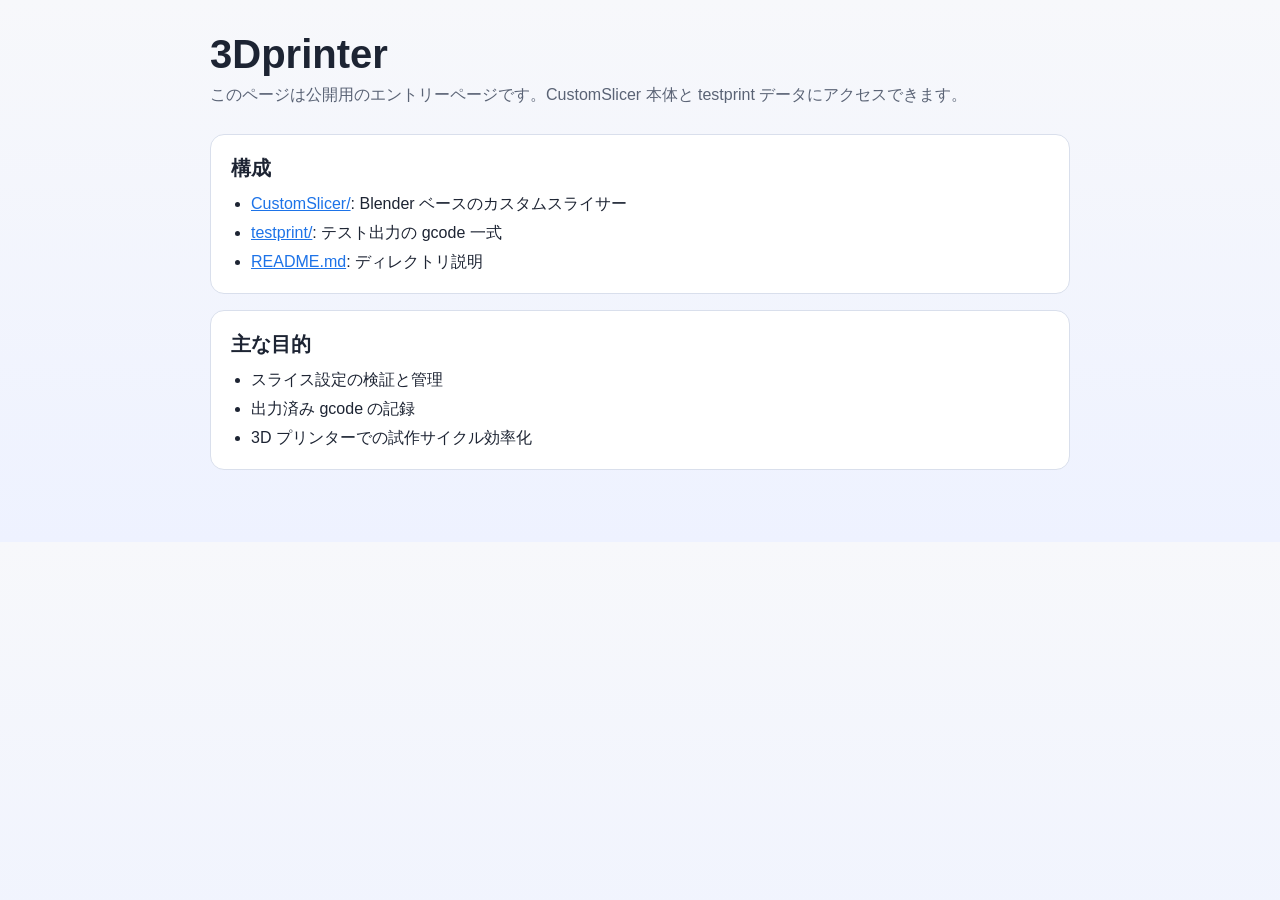
<file: 3Dprinter/index.html>
<!doctype html>
<html lang="ja">
  <head>
    <meta charset="UTF-8" />
    <meta name="viewport" content="width=device-width, initial-scale=1.0" />
    <title>3Dprinter | CustomSlicer</title>
    <meta
      name="description"
      content="CustomSlicer とテスト出力 gcode をまとめた 3Dprinter 公開ページ"
    />
    <style>
      :root {
        color-scheme: light;
        --bg: #f7f8fb;
        --card: #ffffff;
        --text: #1d2433;
        --muted: #5a6375;
        --border: #d9dfec;
        --accent: #1d73e8;
      }

      * {
        box-sizing: border-box;
      }

      body {
        margin: 0;
        font-family: "Hiragino Sans", "Yu Gothic", "Noto Sans JP", sans-serif;
        background: linear-gradient(180deg, #f7f8fb 0%, #eef2ff 100%);
        color: var(--text);
      }

      main {
        max-width: 900px;
        margin: 0 auto;
        padding: 32px 20px 56px;
      }

      h1 {
        margin: 0 0 8px;
        font-size: clamp(28px, 5vw, 40px);
      }

      p.lead {
        margin: 0 0 28px;
        color: var(--muted);
      }

      section {
        background: var(--card);
        border: 1px solid var(--border);
        border-radius: 14px;
        padding: 20px;
        margin-bottom: 16px;
      }

      h2 {
        margin: 0 0 12px;
        font-size: 20px;
      }

      ul {
        margin: 0;
        padding-left: 20px;
      }

      li + li {
        margin-top: 8px;
      }

      a {
        color: var(--accent);
      }
    </style>
  </head>
  <body>
    <main>
      <h1>3Dprinter</h1>
      <p class="lead">
        このページは公開用のエントリーページです。CustomSlicer 本体と testprint
        データにアクセスできます。
      </p>

      <section>
        <h2>構成</h2>
        <ul>
          <li><a href="./CustomSlicer/">CustomSlicer/</a>: Blender ベースのカスタムスライサー</li>
          <li><a href="./testprint/">testprint/</a>: テスト出力の gcode 一式</li>
          <li><a href="./README.md">README.md</a>: ディレクトリ説明</li>
        </ul>
      </section>

      <section>
        <h2>主な目的</h2>
        <ul>
          <li>スライス設定の検証と管理</li>
          <li>出力済み gcode の記録</li>
          <li>3D プリンターでの試作サイクル効率化</li>
        </ul>
      </section>
    </main>
  </body>
</html>
</file>
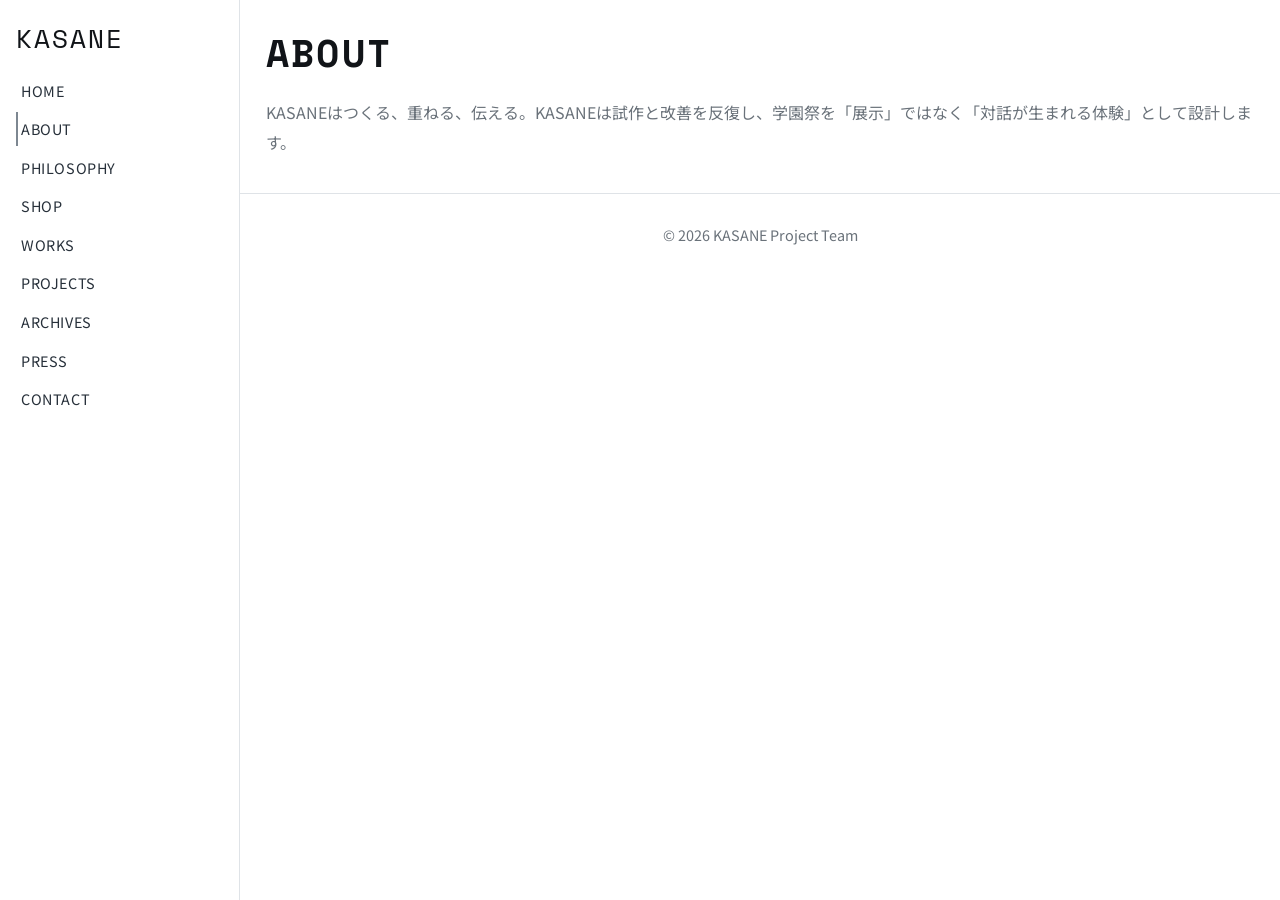
<file: niitFes/web/pages/about.html>
<!DOCTYPE html>
<html lang="ja">
  <head>
    <meta charset="UTF-8" />
    <meta name="viewport" content="width=device-width, initial-scale=1.0" />
    <title>KASANE | ABOUT</title>
    <link rel="preconnect" href="https://fonts.googleapis.com" />
    <link rel="preconnect" href="https://fonts.gstatic.com" crossorigin />
    <link href="https://fonts.googleapis.com/css2?family=Noto+Sans+JP:wght@400;500;700&family=Space+Mono:wght@400;700&display=swap" rel="stylesheet" />
    <link rel="stylesheet" href="../assets/css/styles.css" />
  </head>
  <body>
    <header class="site-header">
      <a class="brand" href="../index.html">KASANE</a>
      <nav class="site-nav"><a href="../index.html">HOME</a><a class="is-active" href="./about.html">ABOUT</a><a href="./philosophy.html">PHILOSOPHY</a><a href="./shop.html">SHOP</a><a href="./works.html">WORKS</a><a href="./projects.html">PROJECTS</a><a href="./archives.html">ARCHIVES</a><a href="./press.html">PRESS</a><a href="./contact.html">CONTACT</a></nav>
    </header>
    <main>
      <h1 class="page-title">ABOUT</h1>
      <p class="page-copy">KASANEはつくる、重ねる、伝える。KASANEは試作と改善を反復し、学園祭を「展示」ではなく「対話が生まれる体験」として設計します。</p>
    </main>
    <footer class="site-footer"><p>© 2026 KASANE Project Team</p></footer>
    <script src="../assets/js/app.js"></script>
  </body>
</html>
</file>
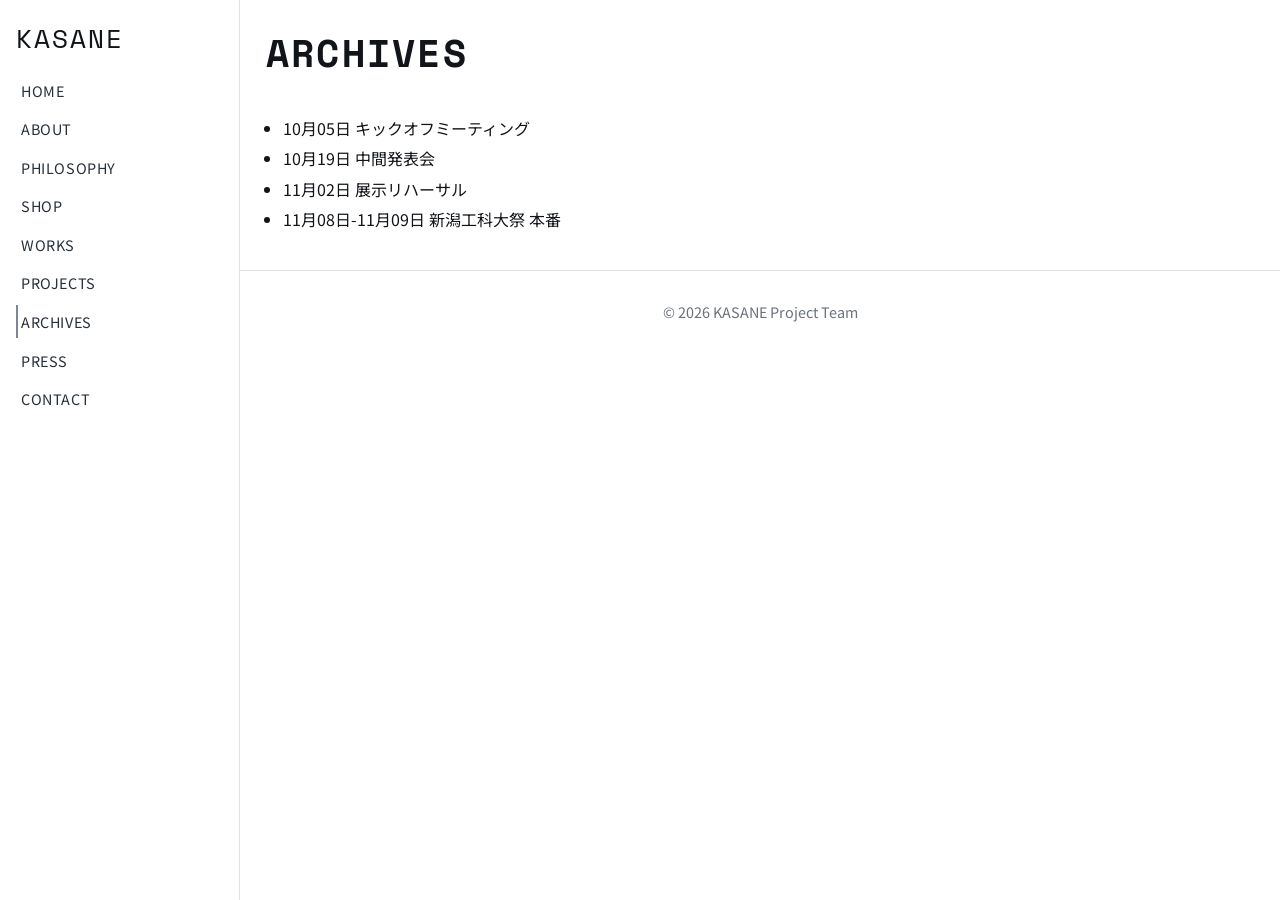
<file: niitFes/web/pages/archives.html>
<!DOCTYPE html>
<html lang="ja">
  <head>
    <meta charset="UTF-8" />
    <meta name="viewport" content="width=device-width, initial-scale=1.0" />
    <title>KASANE | ARCHIVES</title>
    <link rel="preconnect" href="https://fonts.googleapis.com" />
    <link rel="preconnect" href="https://fonts.gstatic.com" crossorigin />
    <link href="https://fonts.googleapis.com/css2?family=Noto+Sans+JP:wght@400;500;700&family=Space+Mono:wght@400;700&display=swap" rel="stylesheet" />
    <link rel="stylesheet" href="../assets/css/styles.css" />
  </head>
  <body>
    <header class="site-header">
      <a class="brand" href="../index.html">KASANE</a>
      <nav class="site-nav"><a href="../index.html">HOME</a><a href="./about.html">ABOUT</a><a href="./philosophy.html">PHILOSOPHY</a><a href="./shop.html">SHOP</a><a href="./works.html">WORKS</a><a href="./projects.html">PROJECTS</a><a class="is-active" href="./archives.html">ARCHIVES</a><a href="./press.html">PRESS</a><a href="./contact.html">CONTACT</a></nav>
    </header>
    <main>
      <h1 class="page-title">ARCHIVES</h1>
      <ul class="timeline">
        <li>10月05日 キックオフミーティング</li>
        <li>10月19日 中間発表会</li>
        <li>11月02日 展示リハーサル</li>
        <li>11月08日-11月09日 新潟工科大祭 本番</li>
      </ul>
    </main>
    <footer class="site-footer"><p>© 2026 KASANE Project Team</p></footer>
    <script src="../assets/js/app.js"></script>
  </body>
</html>
</file>
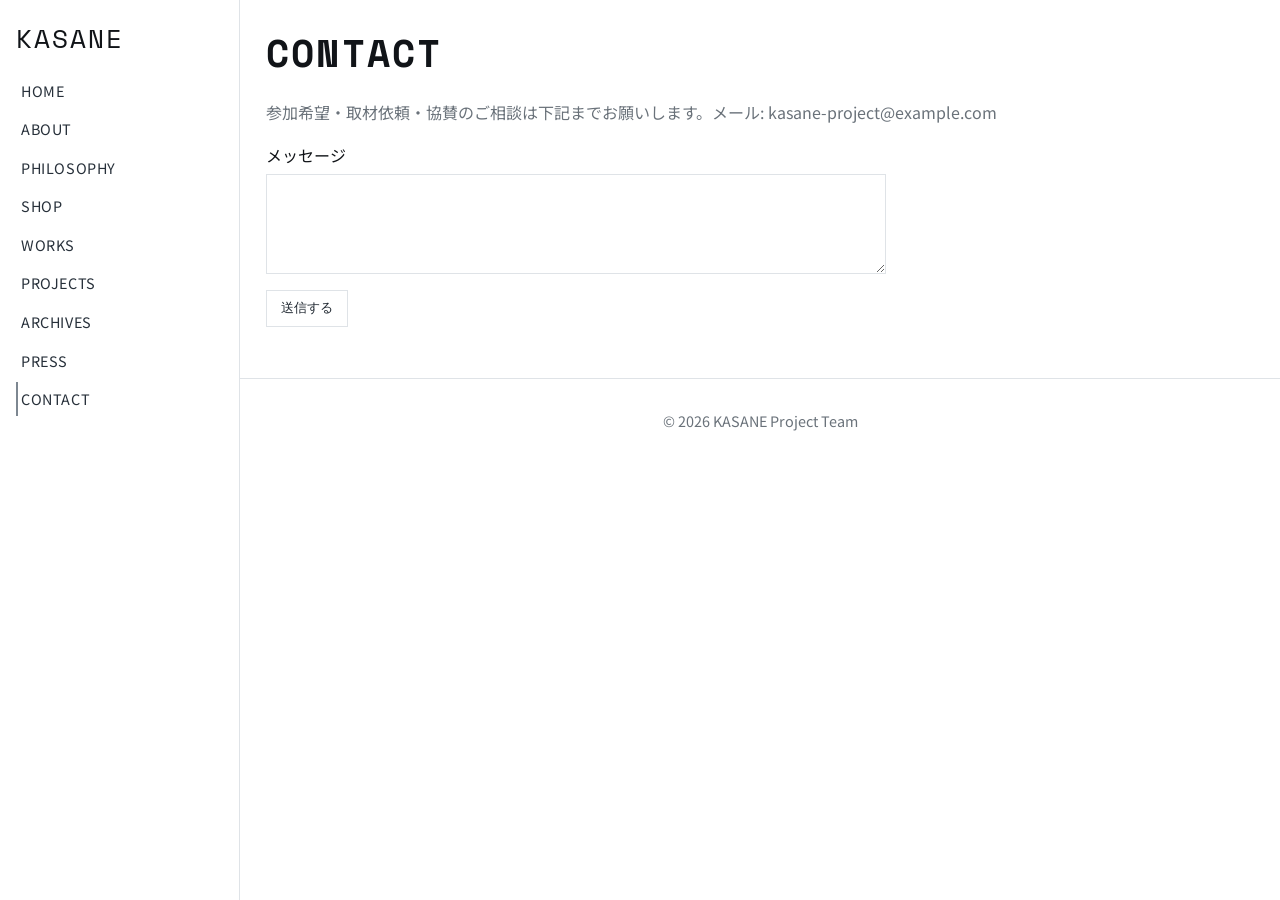
<file: niitFes/web/pages/contact.html>
<!DOCTYPE html>
<html lang="ja">
  <head>
    <meta charset="UTF-8" />
    <meta name="viewport" content="width=device-width, initial-scale=1.0" />
    <title>KASANE | CONTACT</title>
    <link rel="preconnect" href="https://fonts.googleapis.com" />
    <link rel="preconnect" href="https://fonts.gstatic.com" crossorigin />
    <link href="https://fonts.googleapis.com/css2?family=Noto+Sans+JP:wght@400;500;700&family=Space+Mono:wght@400;700&display=swap" rel="stylesheet" />
    <link rel="stylesheet" href="../assets/css/styles.css" />
  </head>
  <body>
    <header class="site-header">
      <a class="brand" href="../index.html">KASANE</a>
      <nav class="site-nav"><a href="../index.html">HOME</a><a href="./about.html">ABOUT</a><a href="./philosophy.html">PHILOSOPHY</a><a href="./shop.html">SHOP</a><a href="./works.html">WORKS</a><a href="./projects.html">PROJECTS</a><a href="./archives.html">ARCHIVES</a><a href="./press.html">PRESS</a><a class="is-active" href="./contact.html">CONTACT</a></nav>
    </header>
    <main>
      <h1 class="page-title">CONTACT</h1>
      <p class="page-copy">参加希望・取材依頼・協賛のご相談は下記までお願いします。メール: kasane-project@example.com</p>
      <form class="contact-form" id="contact-form">
        <label for="message">メッセージ</label>
        <textarea id="message" name="message" rows="4" required></textarea>
        <button class="inline-button" type="submit">送信する</button>
        <p class="form-status" id="form-status" aria-live="polite"></p>
      </form>
    </main>
    <footer class="site-footer"><p>© 2026 KASANE Project Team</p></footer>
    <script src="../assets/js/app.js"></script>
  </body>
</html>
</file>
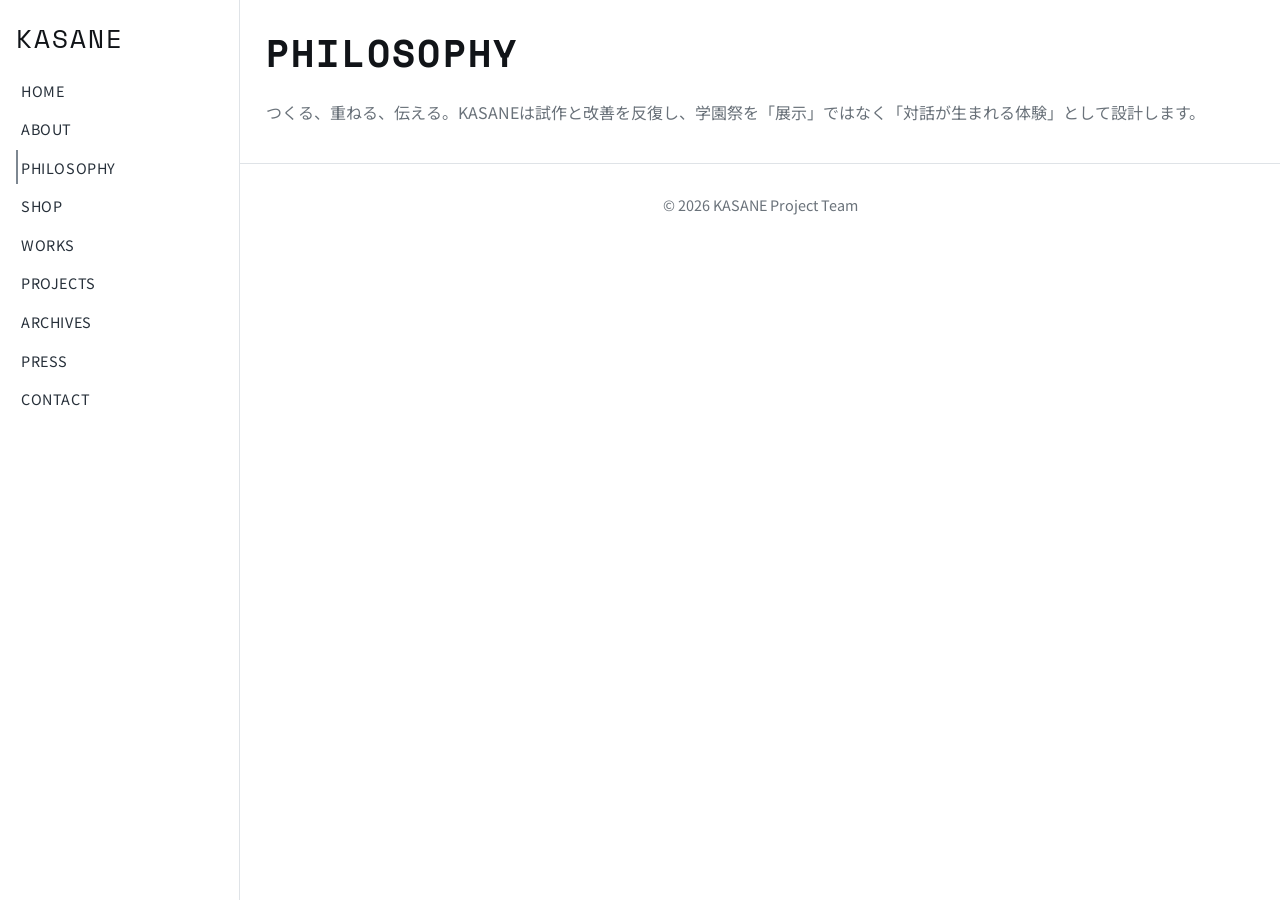
<file: niitFes/web/pages/philosophy.html>
<!DOCTYPE html>
<html lang="ja">
  <head>
    <meta charset="UTF-8" />
    <meta name="viewport" content="width=device-width, initial-scale=1.0" />
    <title>KASANE | PHILOSOPHY</title>
    <link rel="preconnect" href="https://fonts.googleapis.com" />
    <link rel="preconnect" href="https://fonts.gstatic.com" crossorigin />
    <link href="https://fonts.googleapis.com/css2?family=Noto+Sans+JP:wght@400;500;700&family=Space+Mono:wght@400;700&display=swap" rel="stylesheet" />
    <link rel="stylesheet" href="../assets/css/styles.css" />
  </head>
  <body>
    <header class="site-header">
      <a class="brand" href="../index.html">KASANE</a>
      <nav class="site-nav"><a href="../index.html">HOME</a><a href="./about.html">ABOUT</a><a class="is-active" href="./philosophy.html">PHILOSOPHY</a><a href="./shop.html">SHOP</a><a href="./works.html">WORKS</a><a href="./projects.html">PROJECTS</a><a href="./archives.html">ARCHIVES</a><a href="./press.html">PRESS</a><a href="./contact.html">CONTACT</a></nav>
    </header>
    <main>
      <h1 class="page-title">PHILOSOPHY</h1>
      <p class="page-copy">つくる、重ねる、伝える。KASANEは試作と改善を反復し、学園祭を「展示」ではなく「対話が生まれる体験」として設計します。</p>
    </main>
    <footer class="site-footer"><p>© 2026 KASANE Project Team</p></footer>
    <script src="../assets/js/app.js"></script>
  </body>
</html>
</file>
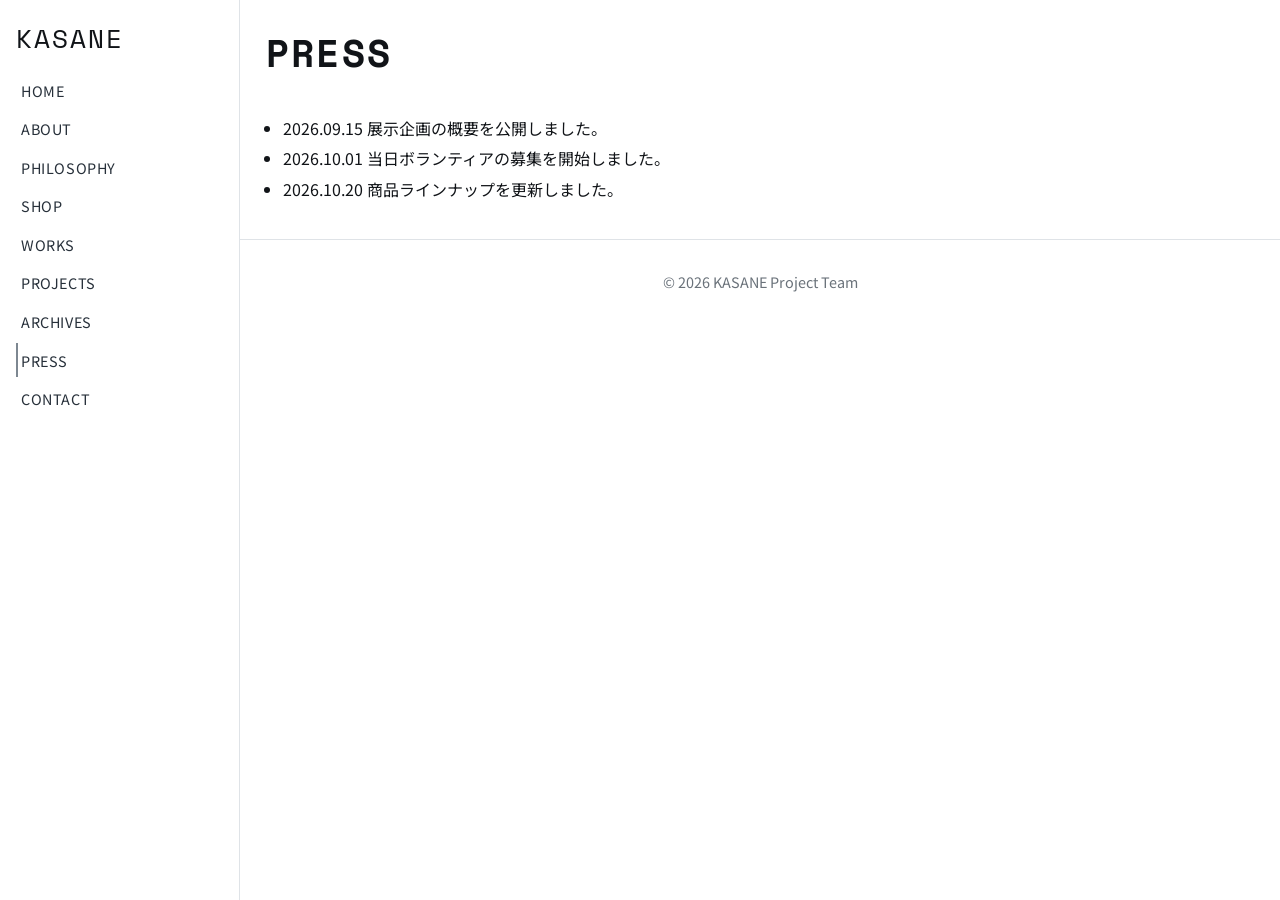
<file: niitFes/web/pages/press.html>
<!DOCTYPE html>
<html lang="ja">
  <head>
    <meta charset="UTF-8" />
    <meta name="viewport" content="width=device-width, initial-scale=1.0" />
    <title>KASANE | PRESS</title>
    <link rel="preconnect" href="https://fonts.googleapis.com" />
    <link rel="preconnect" href="https://fonts.gstatic.com" crossorigin />
    <link href="https://fonts.googleapis.com/css2?family=Noto+Sans+JP:wght@400;500;700&family=Space+Mono:wght@400;700&display=swap" rel="stylesheet" />
    <link rel="stylesheet" href="../assets/css/styles.css" />
  </head>
  <body>
    <header class="site-header">
      <a class="brand" href="../index.html">KASANE</a>
      <nav class="site-nav"><a href="../index.html">HOME</a><a href="./about.html">ABOUT</a><a href="./philosophy.html">PHILOSOPHY</a><a href="./shop.html">SHOP</a><a href="./works.html">WORKS</a><a href="./projects.html">PROJECTS</a><a href="./archives.html">ARCHIVES</a><a class="is-active" href="./press.html">PRESS</a><a href="./contact.html">CONTACT</a></nav>
    </header>
    <main>
      <h1 class="page-title">PRESS</h1>
      <ul class="news-list">
        <li>2026.09.15 展示企画の概要を公開しました。</li>
        <li>2026.10.01 当日ボランティアの募集を開始しました。</li>
        <li>2026.10.20 商品ラインナップを更新しました。</li>
      </ul>
    </main>
    <footer class="site-footer"><p>© 2026 KASANE Project Team</p></footer>
    <script src="../assets/js/app.js"></script>
  </body>
</html>
</file>
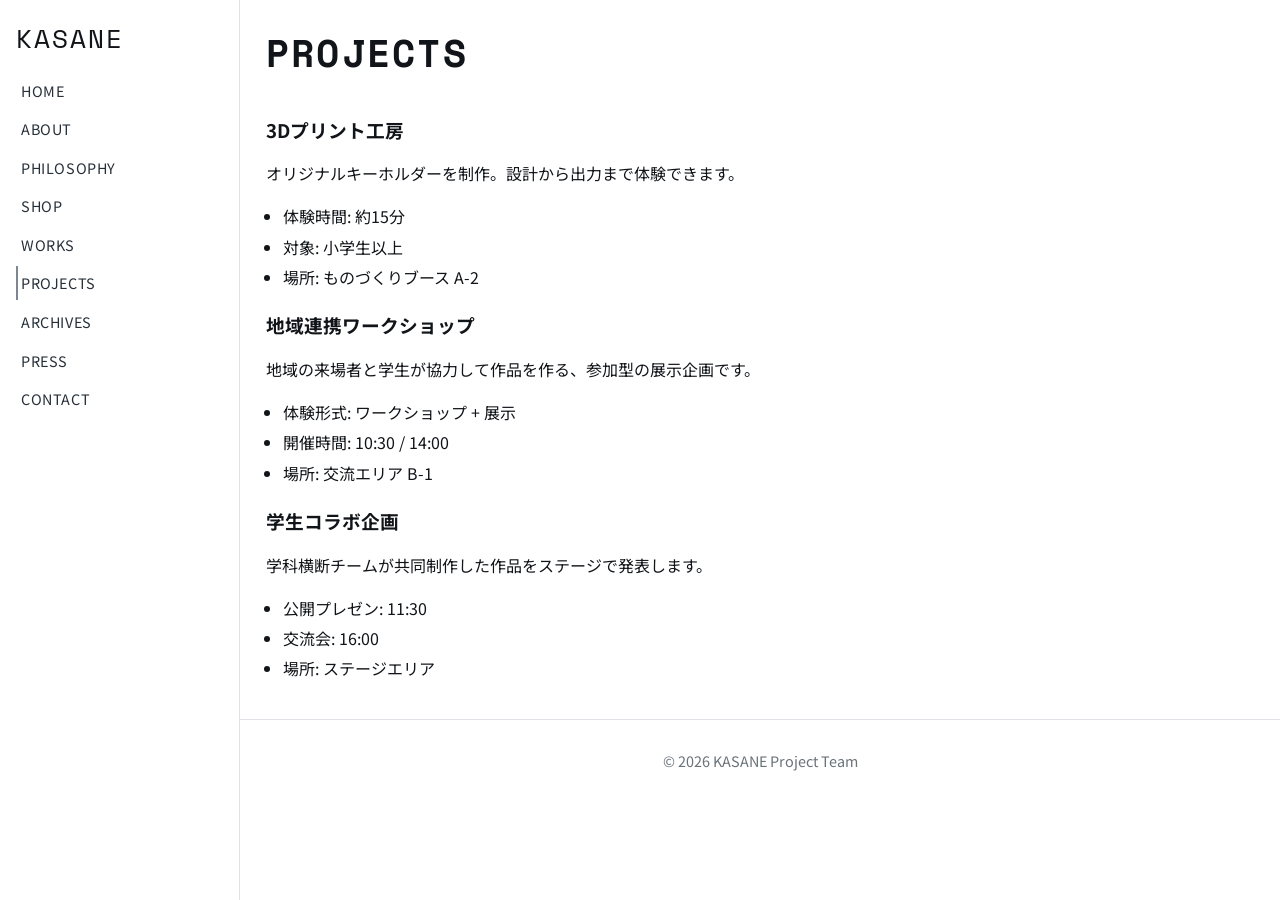
<file: niitFes/web/pages/projects.html>
<!DOCTYPE html>
<html lang="ja">
  <head>
    <meta charset="UTF-8" />
    <meta name="viewport" content="width=device-width, initial-scale=1.0" />
    <title>KASANE | PROJECTS</title>
    <link rel="preconnect" href="https://fonts.googleapis.com" />
    <link rel="preconnect" href="https://fonts.gstatic.com" crossorigin />
    <link href="https://fonts.googleapis.com/css2?family=Noto+Sans+JP:wght@400;500;700&family=Space+Mono:wght@400;700&display=swap" rel="stylesheet" />
    <link rel="stylesheet" href="../assets/css/styles.css" />
  </head>
  <body>
    <header class="site-header">
      <a class="brand" href="../index.html">KASANE</a>
      <nav class="site-nav"><a href="../index.html">HOME</a><a href="./about.html">ABOUT</a><a href="./philosophy.html">PHILOSOPHY</a><a href="./shop.html">SHOP</a><a href="./works.html">WORKS</a><a class="is-active" href="./projects.html">PROJECTS</a><a href="./archives.html">ARCHIVES</a><a href="./press.html">PRESS</a><a href="./contact.html">CONTACT</a></nav>
    </header>
    <main>
      <h1 class="page-title">PROJECTS</h1>
      <div class="section" id="project-list"><p class="status">プロジェクト情報を読み込み中です...</p></div>
    </main>
    <footer class="site-footer"><p>© 2026 KASANE Project Team</p></footer>
    <script src="../assets/js/app.js"></script>
  </body>
</html>
</file>
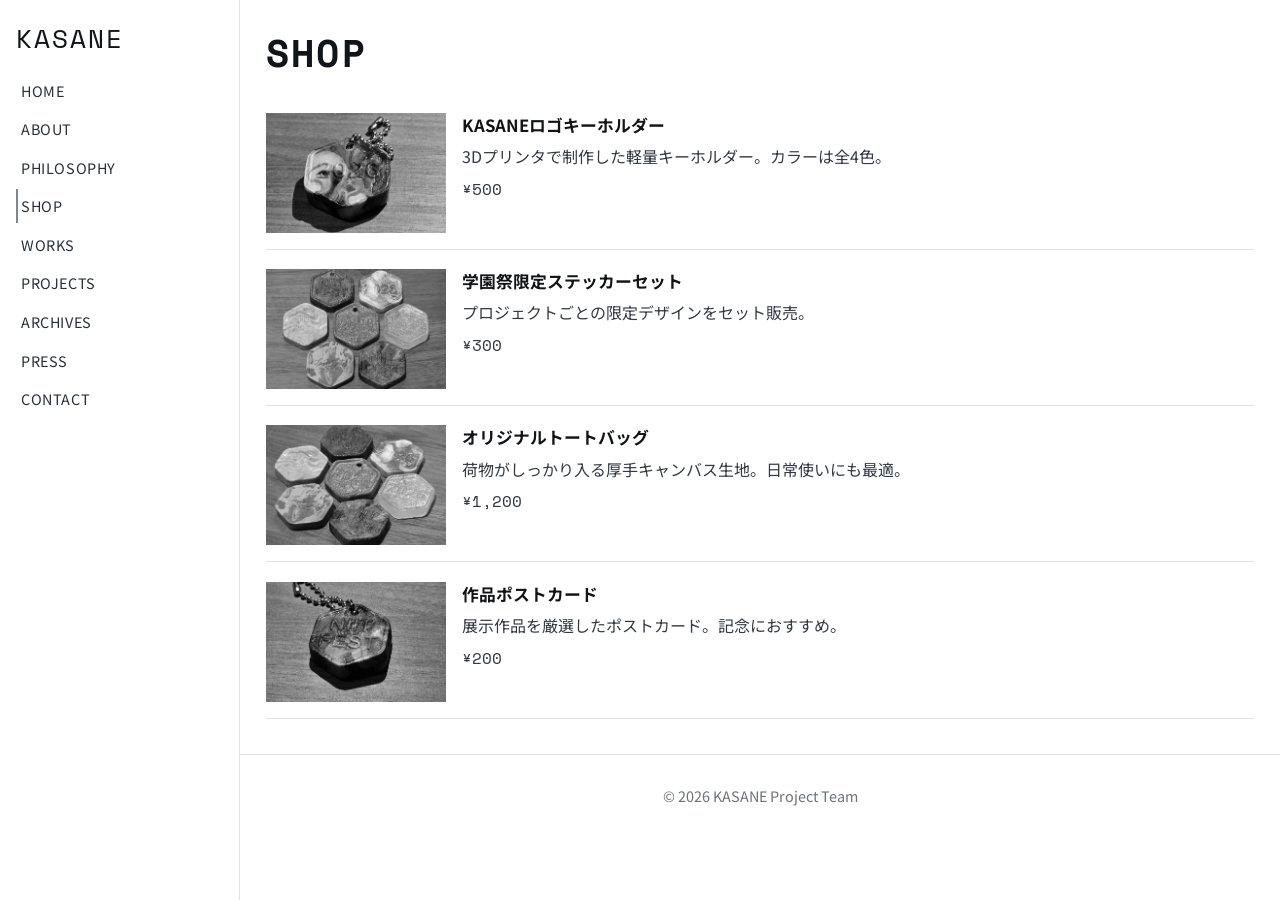
<file: niitFes/web/pages/shop.html>
<!DOCTYPE html>
<html lang="ja">
  <head>
    <meta charset="UTF-8" />
    <meta name="viewport" content="width=device-width, initial-scale=1.0" />
    <title>KASANE | SHOP</title>
    <link rel="preconnect" href="https://fonts.googleapis.com" />
    <link rel="preconnect" href="https://fonts.gstatic.com" crossorigin />
    <link href="https://fonts.googleapis.com/css2?family=Noto+Sans+JP:wght@400;500;700&family=Space+Mono:wght@400;700&display=swap" rel="stylesheet" />
    <link rel="stylesheet" href="../assets/css/styles.css" />
  </head>
  <body>
    <header class="site-header">
      <a class="brand" href="../index.html">KASANE</a>
      <nav class="site-nav"><a href="../index.html">HOME</a><a href="./about.html">ABOUT</a><a href="./philosophy.html">PHILOSOPHY</a><a class="is-active" href="./shop.html">SHOP</a><a href="./works.html">WORKS</a><a href="./projects.html">PROJECTS</a><a href="./archives.html">ARCHIVES</a><a href="./press.html">PRESS</a><a href="./contact.html">CONTACT</a></nav>
    </header>
    <main>
      <h1 class="page-title">SHOP</h1>
      <div class="products" id="product-list"><p class="status">商品情報を読み込み中です...</p></div>
    </main>
    <footer class="site-footer"><p>© 2026 KASANE Project Team</p></footer>
    <script src="../assets/js/app.js"></script>
  </body>
</html>
</file>
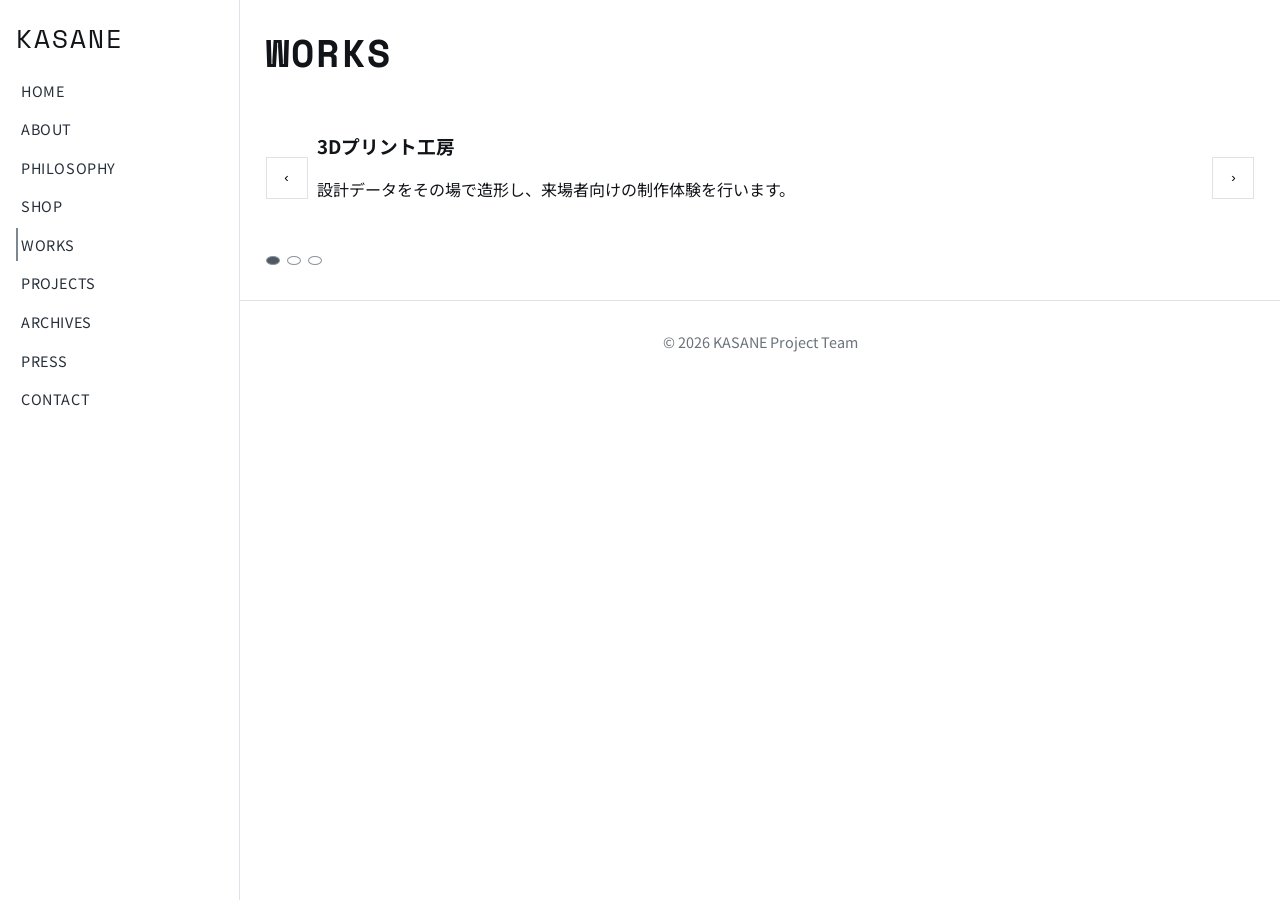
<file: niitFes/web/pages/works.html>
<!DOCTYPE html>
<html lang="ja">
  <head>
    <meta charset="UTF-8" />
    <meta name="viewport" content="width=device-width, initial-scale=1.0" />
    <title>KASANE | WORKS</title>
    <link rel="preconnect" href="https://fonts.googleapis.com" />
    <link rel="preconnect" href="https://fonts.gstatic.com" crossorigin />
    <link href="https://fonts.googleapis.com/css2?family=Noto+Sans+JP:wght@400;500;700&family=Space+Mono:wght@400;700&display=swap" rel="stylesheet" />
    <link rel="stylesheet" href="../assets/css/styles.css" />
  </head>
  <body>
    <header class="site-header">
      <a class="brand" href="../index.html">KASANE</a>
      <nav class="site-nav"><a href="../index.html">HOME</a><a href="./about.html">ABOUT</a><a href="./philosophy.html">PHILOSOPHY</a><a href="./shop.html">SHOP</a><a class="is-active" href="./works.html">WORKS</a><a href="./projects.html">PROJECTS</a><a href="./archives.html">ARCHIVES</a><a href="./press.html">PRESS</a><a href="./contact.html">CONTACT</a></nav>
    </header>
    <main>
      <h1 class="page-title">WORKS</h1>
      <div class="slider-wrap">
        <div class="slider" aria-label="注目企画スライドショー">
          <button class="slider-btn" id="prev-slide" type="button" aria-label="前のスライド">‹</button>
          <div class="slides" id="slides"></div>
          <button class="slider-btn" id="next-slide" type="button" aria-label="次のスライド">›</button>
        </div>
        <div class="dots" id="dots"></div>
      </div>
    </main>
    <footer class="site-footer"><p>© 2026 KASANE Project Team</p></footer>
    <script src="../assets/js/app.js"></script>
  </body>
</html>
</file>
<file: niitFes/web/assets/css/styles.css>
:root {
  --bg: #ffffff;
  --text: #111418;
  --muted: #6a727a;
  --line: #dfe3e7;
}

* {
  box-sizing: border-box;
}

body {
  margin: 0;
  font-family: "Noto Sans JP", sans-serif;
  color: var(--text);
  background: var(--bg);
}

.site-header {
  position: fixed;
  top: 0;
  left: 0;
  width: 240px;
  height: 100vh;
  padding: 1.2rem 1rem;
  display: flex;
  flex-direction: column;
  align-items: flex-start;
  justify-content: flex-start;
  gap: 1rem;
  border-right: 1px solid var(--line);
  background: #fff;
  overflow-y: auto;
}

.brand {
  text-decoration: none;
  color: var(--text);
  font-family: "Space Mono", "Noto Sans JP", sans-serif;
  font-size: 1.6rem;
  letter-spacing: 0.08em;
}

.site-nav {
  display: flex;
  flex-direction: column;
  width: 100%;
  gap: 0.3rem;
}

.site-nav a {
  text-decoration: none;
  color: #27303a;
  font-size: 0.9rem;
  letter-spacing: 0.04em;
  display: block;
  width: 100%;
  padding: 0.4rem 0.2rem;
  border-left: 2px solid transparent;
}

.site-nav a:hover,
.site-nav a.is-active {
  border-color: #7d8791;
}

main {
  margin-left: 240px;
  padding: 1.2rem 1.6rem 2.2rem;
}

.page-title {
  margin: 0;
  padding: 0.3rem 0 1rem;
  font-family: "Space Mono", "Noto Sans JP", sans-serif;
  font-size: clamp(1.6rem, 3.2vw, 2.4rem);
  letter-spacing: 0.06em;
}

.page-copy {
  margin: 0;
  color: var(--muted);
  line-height: 1.9;
}

.home-gallery {
  margin: 0 auto;
  padding: 0;
  list-style: none;
  display: grid;
  grid-template-columns: 1fr;
  gap: 1rem;
  max-width: 820px;
}

.home-gallery li {
  margin: 0;
}

.home-gallery img {
  width: 100%;
  height: auto;
  object-fit: cover;
  display: block;
  filter: grayscale(100%);
}

.section {
  margin-top: 1rem;
}

.simple-list,
.timeline,
.news-list {
  margin: 1rem 0 0;
  padding-left: 1.1rem;
  line-height: 1.9;
}

.products {
  margin-top: 1rem;
  display: grid;
  gap: 1.2rem;
}

.product-row {
  display: grid;
  grid-template-columns: 180px 1fr;
  gap: 1rem;
  align-items: start;
  padding-bottom: 1rem;
  border-bottom: 1px solid var(--line);
}

.product-row img {
  width: 100%;
  height: 120px;
  object-fit: cover;
  filter: grayscale(100%);
}

.product-row h3 {
  margin: 0;
  font-size: 1.05rem;
}

.product-row p {
  margin: 0.45rem 0 0;
  color: #313a44;
}

.product-row .price {
  margin-top: 0.55rem;
  font-family: "Space Mono", "Noto Sans JP", sans-serif;
}

.slider-wrap {
  margin-top: 1rem;
}

.slider {
  display: grid;
  grid-template-columns: 42px 1fr 42px;
  gap: 0.6rem;
  align-items: center;
}

.slides {
  min-height: 130px;
}

.slide {
  display: none;
}

.slide.is-active {
  display: block;
}

.slider-btn {
  border: 1px solid var(--line);
  background: #fff;
  height: 42px;
  width: 42px;
  cursor: pointer;
}

.dots {
  display: flex;
  gap: 0.45rem;
  margin-top: 0.8rem;
}

.dot {
  width: 9px;
  height: 9px;
  border-radius: 50%;
  border: 1px solid #8b949c;
  background: #fff;
  cursor: pointer;
}

.dot.is-active {
  background: #4f5963;
}

.status,
.form-status {
  margin-top: 0.7rem;
  color: var(--muted);
}

.contact-form {
  margin-top: 1rem;
  max-width: 620px;
}

.contact-form label {
  display: block;
  margin-bottom: 0.4rem;
}

.contact-form textarea {
  width: 100%;
  border: 1px solid var(--line);
  padding: 0.7rem;
  font-family: inherit;
  resize: vertical;
}

.inline-button {
  margin-top: 0.65rem;
  border: 1px solid var(--line);
  background: #fff;
  color: #222a33;
  padding: 0.55rem 0.9rem;
  cursor: pointer;
}

.site-footer {
  margin-left: 240px;
  border-top: 1px solid var(--line);
  padding: 1rem 1.6rem 1.6rem;
  color: var(--muted);
  font-size: 0.9rem;
  text-align: center;
}

@media (max-width: 760px) {
  .site-header {
    position: static;
    width: auto;
    height: auto;
    border-right: 0;
    border-bottom: 1px solid var(--line);
    padding: 1rem 1.2rem;
  }

  .site-nav {
    flex-direction: row;
    flex-wrap: wrap;
    gap: 0.8rem;
  }

  .site-nav a {
    width: auto;
    border-left: 0;
    border-bottom: 1px solid transparent;
    padding: 0.2rem 0;
  }

  .site-nav a:hover,
  .site-nav a.is-active {
    border-bottom-color: #7d8791;
  }

  main {
    margin-left: 0;
  }

  .site-footer {
    margin-left: 0;
    padding: 1rem 1.2rem 1.6rem;
  }

  .product-row {
    grid-template-columns: 1fr;
  }

  .product-row img {
    height: 180px;
  }

  .slider {
    grid-template-columns: 1fr;
  }

  .slider-btn {
    width: 100%;
  }
}
</file>
